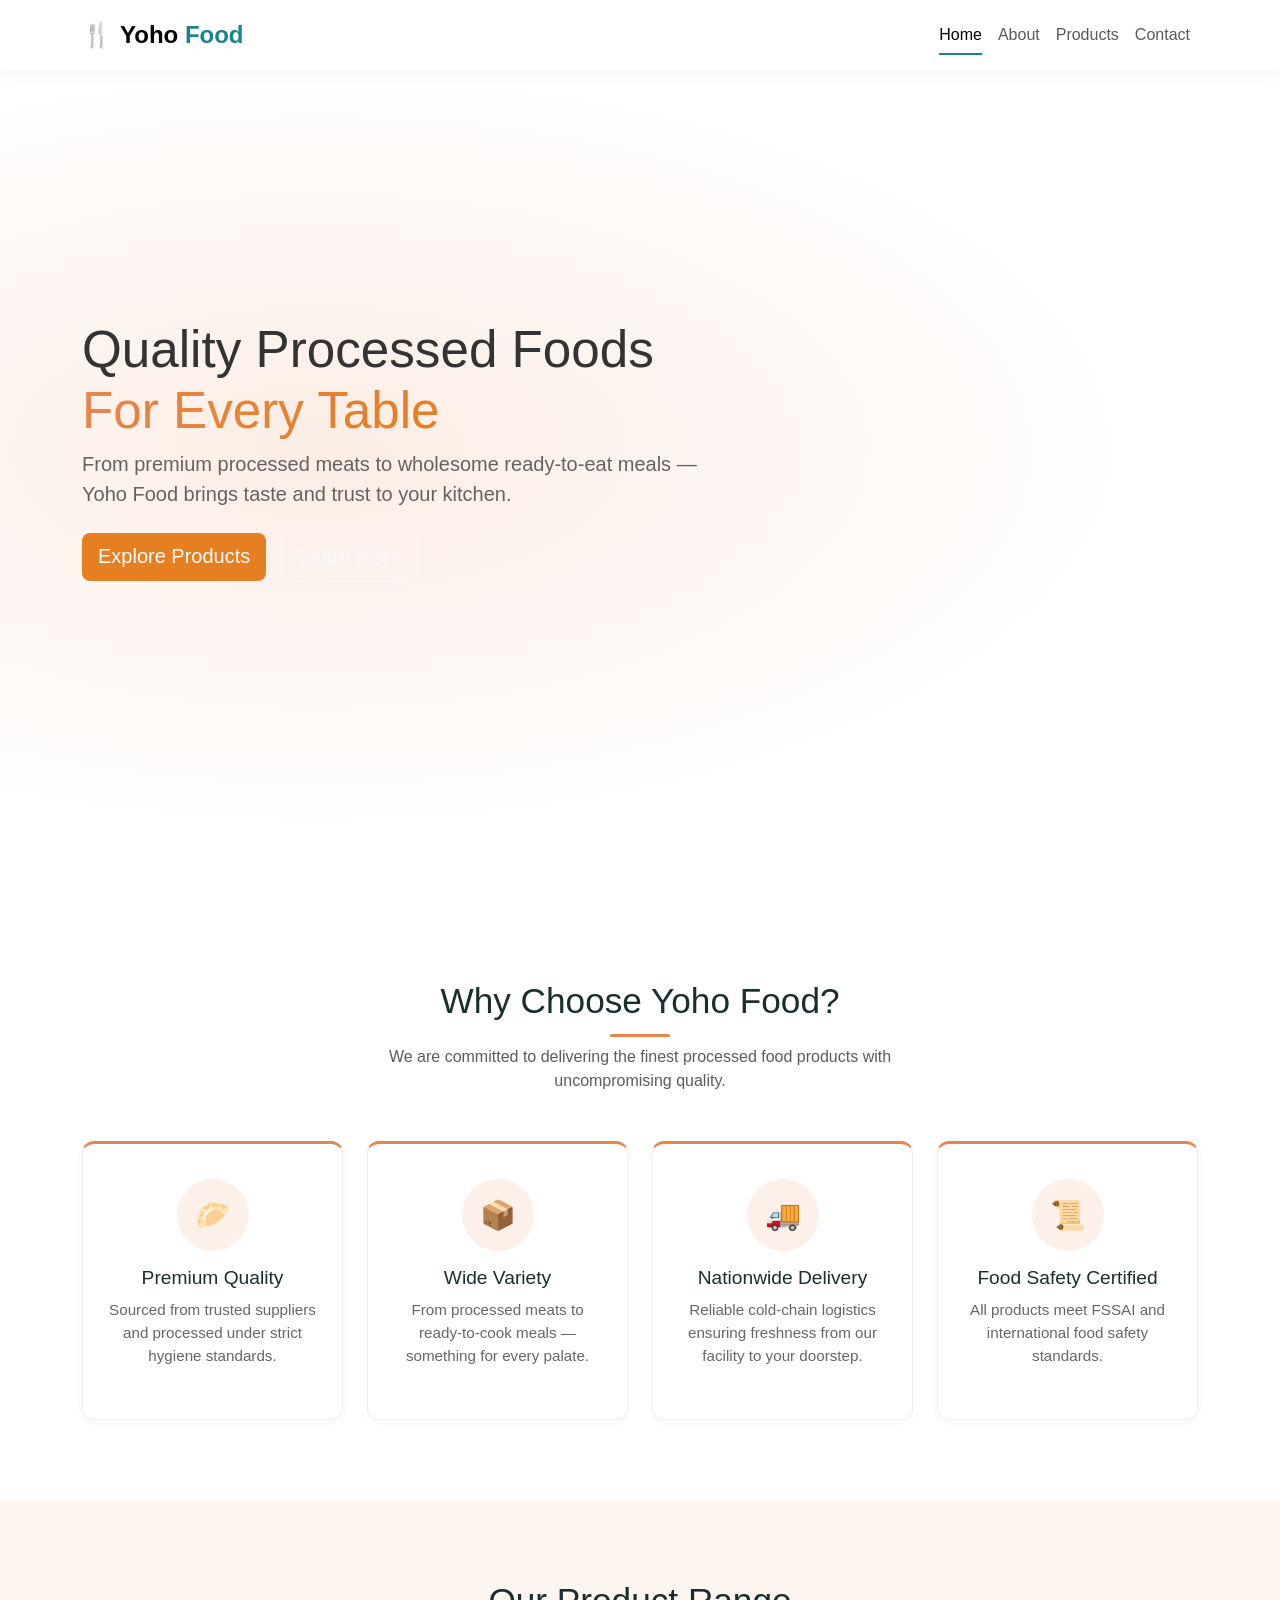
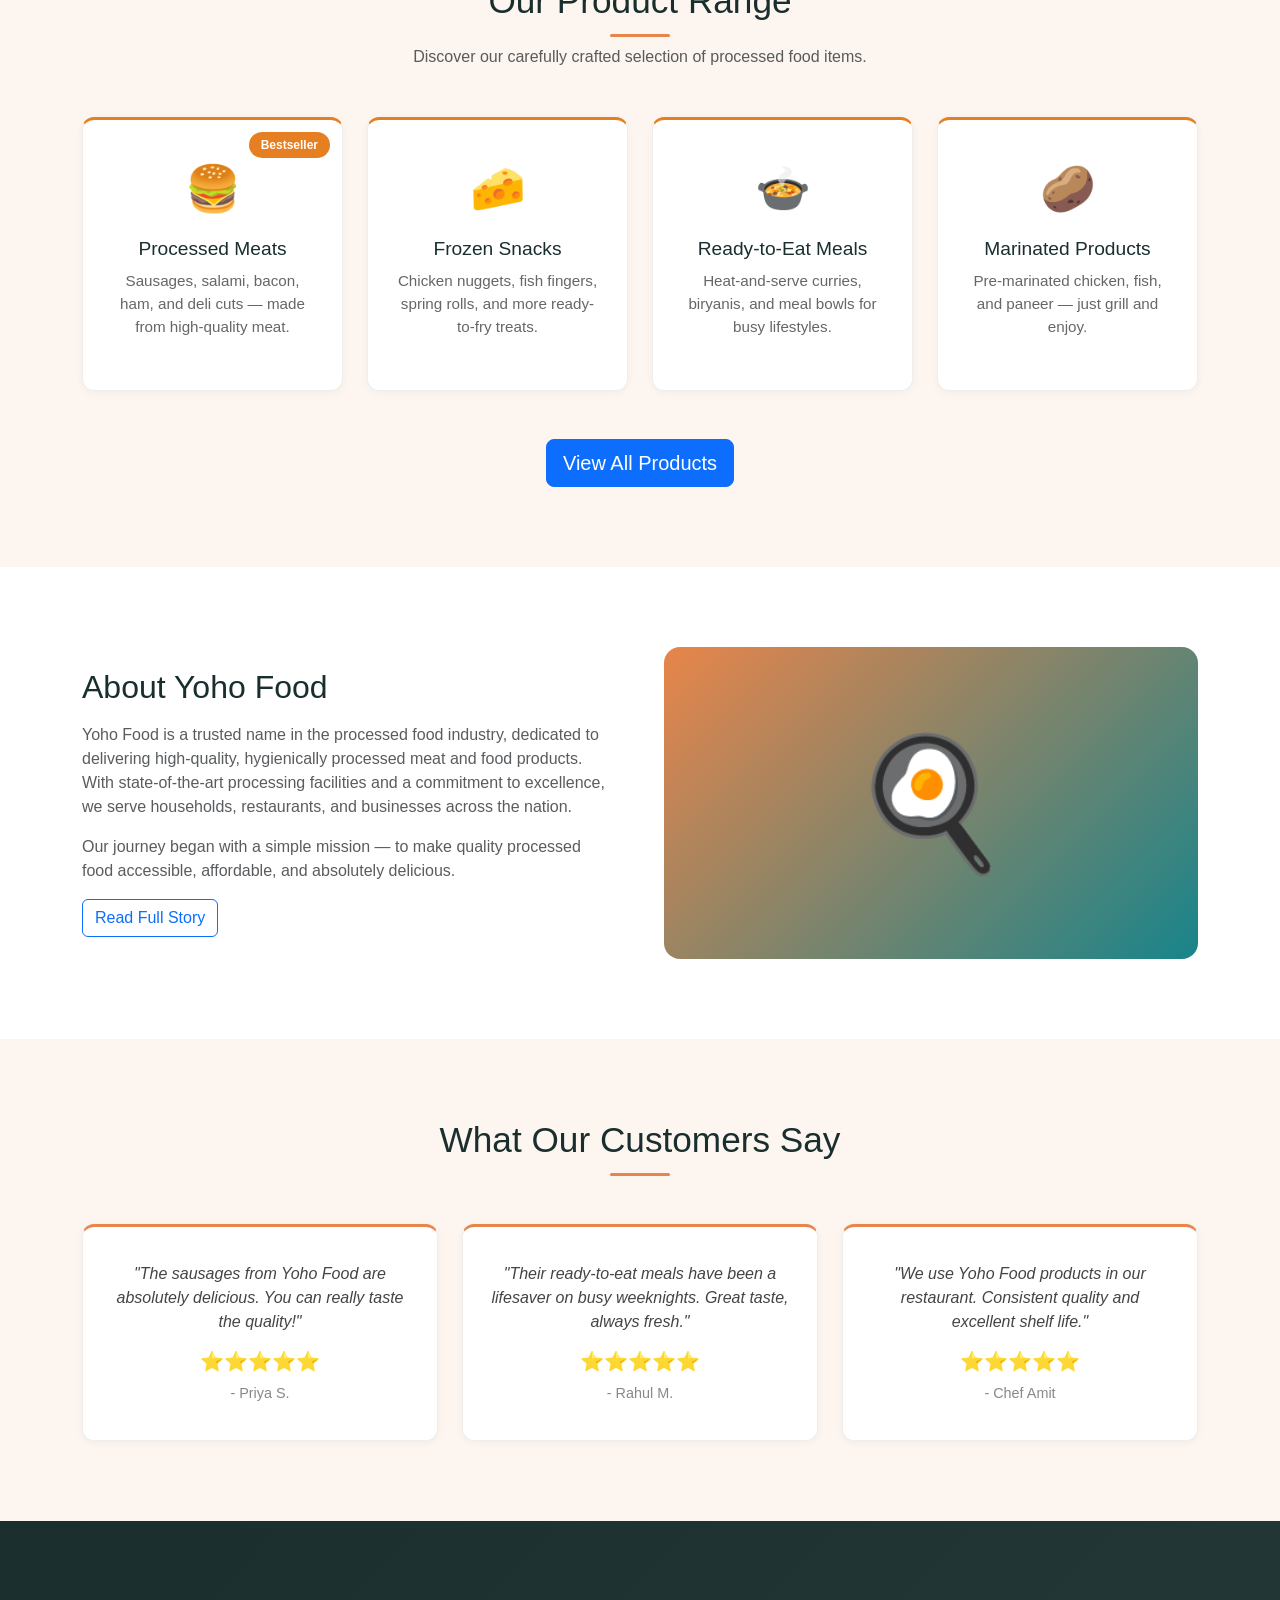
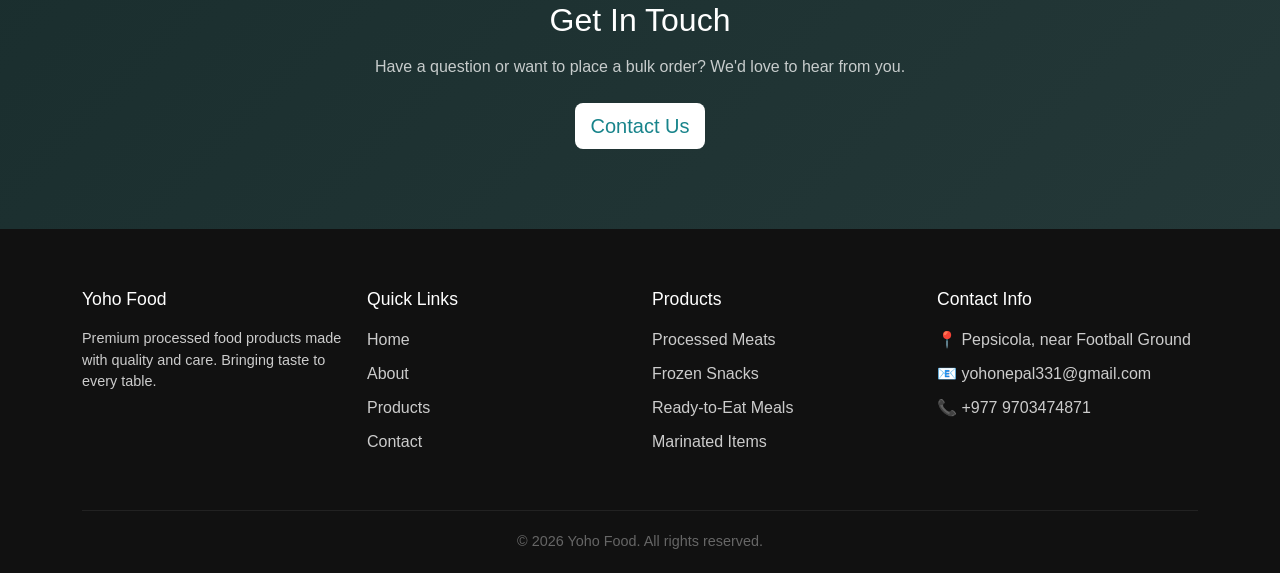
<file: index.html>
<!DOCTYPE html>
<html lang="en">
<head>
  <meta charset="UTF-8">
  <meta name="viewport" content="width=device-width, initial-scale=1.0">
  <title>Yoho Food - Premium Processed Foods</title>
  <link href="https://cdn.jsdelivr.net/npm/bootstrap@5.3.3/dist/css/bootstrap.min.css" rel="stylesheet">
  <link rel="stylesheet" href="assets/css/style.css">
</head>
<body>

  <!-- Navbar -->
  <nav class="navbar navbar-expand-lg bg-white fixed-top">
    <div class="container">
      <a class="navbar-brand" href="index.html">
        <span>&#127860;</span>
        <span>Yoho <span class="logo-highlight">Food</span></span>
      </a>
      <button class="navbar-toggler border-0" type="button" data-bs-toggle="collapse" data-bs-target="#navMenu">
        <span class="navbar-toggler-icon"></span>
      </button>
      <div class="collapse navbar-collapse" id="navMenu">
        <ul class="navbar-nav ms-auto">
          <li class="nav-item"><a href="index.html" class="nav-link active">Home</a></li>
          <li class="nav-item"><a href="pages/about.html" class="nav-link">About</a></li>
          <li class="nav-item"><a href="pages/products.html" class="nav-link">Products</a></li>
          <li class="nav-item"><a href="pages/contact.html" class="nav-link">Contact</a></li>
        </ul>
      </div>
    </div>
  </nav>

  <!-- Hero -->
  <section class="hero" id="home">
    <div class="hero-overlay"></div>
    <div class="container hero-content">
      <div class="row">
        <div class="col-lg-7">
          <h1>Quality Processed Foods<br><span class="hero-highlight">For Every Table</span></h1>
          <p class="fs-5 mb-4 opacity-75 lh-base">From premium processed meats to wholesome ready-to-eat meals — Yoho Food brings taste and trust to your kitchen.</p>
          <div class="d-flex gap-3 flex-wrap">
            <a href="pages/products.html" class="btn btn-accent btn-lg">Explore Products</a>
            <a href="pages/about.html" class="btn btn-outline-light btn-lg">Learn More</a>
          </div>
        </div>
      </div>
    </div>
  </section>

  <!-- Features -->
  <section class="section-padding bg-white" id="features">
    <div class="container">
      <div class="section-header text-center mb-5">
        <h2>Why Choose Yoho Food?</h2>
        <p class="text-muted mx-auto" style="max-width:600px;">We are committed to delivering the finest processed food products with uncompromising quality.</p>
      </div>
      <div class="row g-4">
        <div class="col-md-6 col-lg-3">
          <div class="feature-card">
            <div class="feature-icon">&#129375;</div>
            <h3>Premium Quality</h3>
            <p>Sourced from trusted suppliers and processed under strict hygiene standards.</p>
          </div>
        </div>
        <div class="col-md-6 col-lg-3">
          <div class="feature-card">
            <div class="feature-icon">&#128230;</div>
            <h3>Wide Variety</h3>
            <p>From processed meats to ready-to-cook meals — something for every palate.</p>
          </div>
        </div>
        <div class="col-md-6 col-lg-3">
          <div class="feature-card">
            <div class="feature-icon">&#128666;</div>
            <h3>Nationwide Delivery</h3>
            <p>Reliable cold-chain logistics ensuring freshness from our facility to your doorstep.</p>
          </div>
        </div>
        <div class="col-md-6 col-lg-3">
          <div class="feature-card">
            <div class="feature-icon">&#128220;</div>
            <h3>Food Safety Certified</h3>
            <p>All products meet FSSAI and international food safety standards.</p>
          </div>
        </div>
      </div>
    </div>
  </section>

  <!-- Products Preview -->
  <section class="section-padding bg-warm" id="products">
    <div class="container">
      <div class="section-header text-center mb-5">
        <h2>Our Product Range</h2>
        <p class="text-muted mx-auto" style="max-width:600px;">Discover our carefully crafted selection of processed food items.</p>
      </div>
      <div class="row g-4">
        <div class="col-sm-6 col-lg-3">
          <div class="product-card">
            <div class="product-img">&#127828;</div>
            <h3>Processed Meats</h3>
            <p>Sausages, salami, bacon, ham, and deli cuts — made from high-quality meat.</p>
            <span class="product-tag">Bestseller</span>
          </div>
        </div>
        <div class="col-sm-6 col-lg-3">
          <div class="product-card">
            <div class="product-img">&#129472;</div>
            <h3>Frozen Snacks</h3>
            <p>Chicken nuggets, fish fingers, spring rolls, and more ready-to-fry treats.</p>
          </div>
        </div>
        <div class="col-sm-6 col-lg-3">
          <div class="product-card">
            <div class="product-img">&#127858;</div>
            <h3>Ready-to-Eat Meals</h3>
            <p>Heat-and-serve curries, biryanis, and meal bowls for busy lifestyles.</p>
          </div>
        </div>
        <div class="col-sm-6 col-lg-3">
          <div class="product-card">
            <div class="product-img">&#129364;</div>
            <h3>Marinated Products</h3>
            <p>Pre-marinated chicken, fish, and paneer — just grill and enjoy.</p>
          </div>
        </div>
      </div>
      <div class="text-center mt-5">
        <a href="pages/products.html" class="btn btn-primary btn-lg">View All Products</a>
      </div>
    </div>
  </section>

  <!-- About Preview -->
  <section class="section-padding bg-white" id="about">
    <div class="container">
      <div class="row g-5 align-items-center">
        <div class="col-lg-6">
          <h2 class="mb-3" style="color:var(--dark);">About Yoho Food</h2>
          <p class="text-muted">Yoho Food is a trusted name in the processed food industry, dedicated to delivering high-quality, hygienically processed meat and food products. With state-of-the-art processing facilities and a commitment to excellence, we serve households, restaurants, and businesses across the nation.</p>
          <p class="text-muted">Our journey began with a simple mission — to make quality processed food accessible, affordable, and absolutely delicious.</p>
          <a href="pages/about.html" class="btn btn-outline-primary">Read Full Story</a>
        </div>
        <div class="col-lg-6">
          <div class="about-img-placeholder">&#127859;</div>
        </div>
      </div>
    </div>
  </section>

  <!-- Testimonials -->
  <section class="section-padding bg-warm">
    <div class="container">
      <div class="section-header text-center mb-5">
        <h2>What Our Customers Say</h2>
      </div>
      <div class="row g-4">
        <div class="col-md-6 col-lg-4">
          <div class="testimonial-card">
            <p>"The sausages from Yoho Food are absolutely delicious. You can really taste the quality!"</p>
            <h5>&#11088;&#11088;&#11088;&#11088;&#11088;</h5>
            <span>- Priya S.</span>
          </div>
        </div>
        <div class="col-md-6 col-lg-4">
          <div class="testimonial-card">
            <p>"Their ready-to-eat meals have been a lifesaver on busy weeknights. Great taste, always fresh."</p>
            <h5>&#11088;&#11088;&#11088;&#11088;&#11088;</h5>
            <span>- Rahul M.</span>
          </div>
        </div>
        <div class="col-md-6 col-lg-4">
          <div class="testimonial-card">
            <p>"We use Yoho Food products in our restaurant. Consistent quality and excellent shelf life."</p>
            <h5>&#11088;&#11088;&#11088;&#11088;&#11088;</h5>
            <span>- Chef Amit</span>
          </div>
        </div>
      </div>
    </div>
  </section>

  <!-- Contact Preview -->
  <section class="section-padding contact-preview text-white text-center">
    <div class="container">
      <h2 class="text-white mb-3">Get In Touch</h2>
      <p class="opacity-75 mb-4 mx-auto" style="max-width:600px;">Have a question or want to place a bulk order? We'd love to hear from you.</p>
      <a href="pages/contact.html" class="btn btn-primary btn-lg">Contact Us</a>
    </div>
  </section>

  <!-- Footer -->
  <footer class="footer">
    <div class="container">
      <div class="row g-4">
        <div class="col-md-6 col-lg-3">
          <h5>Yoho Food</h5>
          <p>Premium processed food products made with quality and care. Bringing taste to every table.</p>
        </div>
        <div class="col-md-6 col-lg-3">
          <h5>Quick Links</h5>
          <ul>
            <li><a href="index.html">Home</a></li>
            <li><a href="pages/about.html">About</a></li>
            <li><a href="pages/products.html">Products</a></li>
            <li><a href="pages/contact.html">Contact</a></li>
          </ul>
        </div>
        <div class="col-md-6 col-lg-3">
          <h5>Products</h5>
          <ul>
            <li><a href="pages/products.html">Processed Meats</a></li>
            <li><a href="pages/products.html">Frozen Snacks</a></li>
            <li><a href="pages/products.html">Ready-to-Eat Meals</a></li>
            <li><a href="pages/products.html">Marinated Items</a></li>
          </ul>
        </div>
        <div class="col-md-6 col-lg-3">
          <h5>Contact Info</h5>
          <ul>
            <li>&#128205; Pepsicola, near Football Ground</li>
            <li>&#128231; yohonepal331@gmail.com</li>
            <li>&#128222; +977 9703474871</li>
          </ul>
        </div>
      </div>
      <div class="footer-bottom">
        <p class="mb-0">&copy; 2026 Yoho Food. All rights reserved.</p>
      </div>
    </div>
  </footer>

  <script src="https://cdn.jsdelivr.net/npm/bootstrap@5.3.3/dist/js/bootstrap.bundle.min.js"></script>
  <script src="assets/js/main.js"></script>
</body>
</html>
</file>
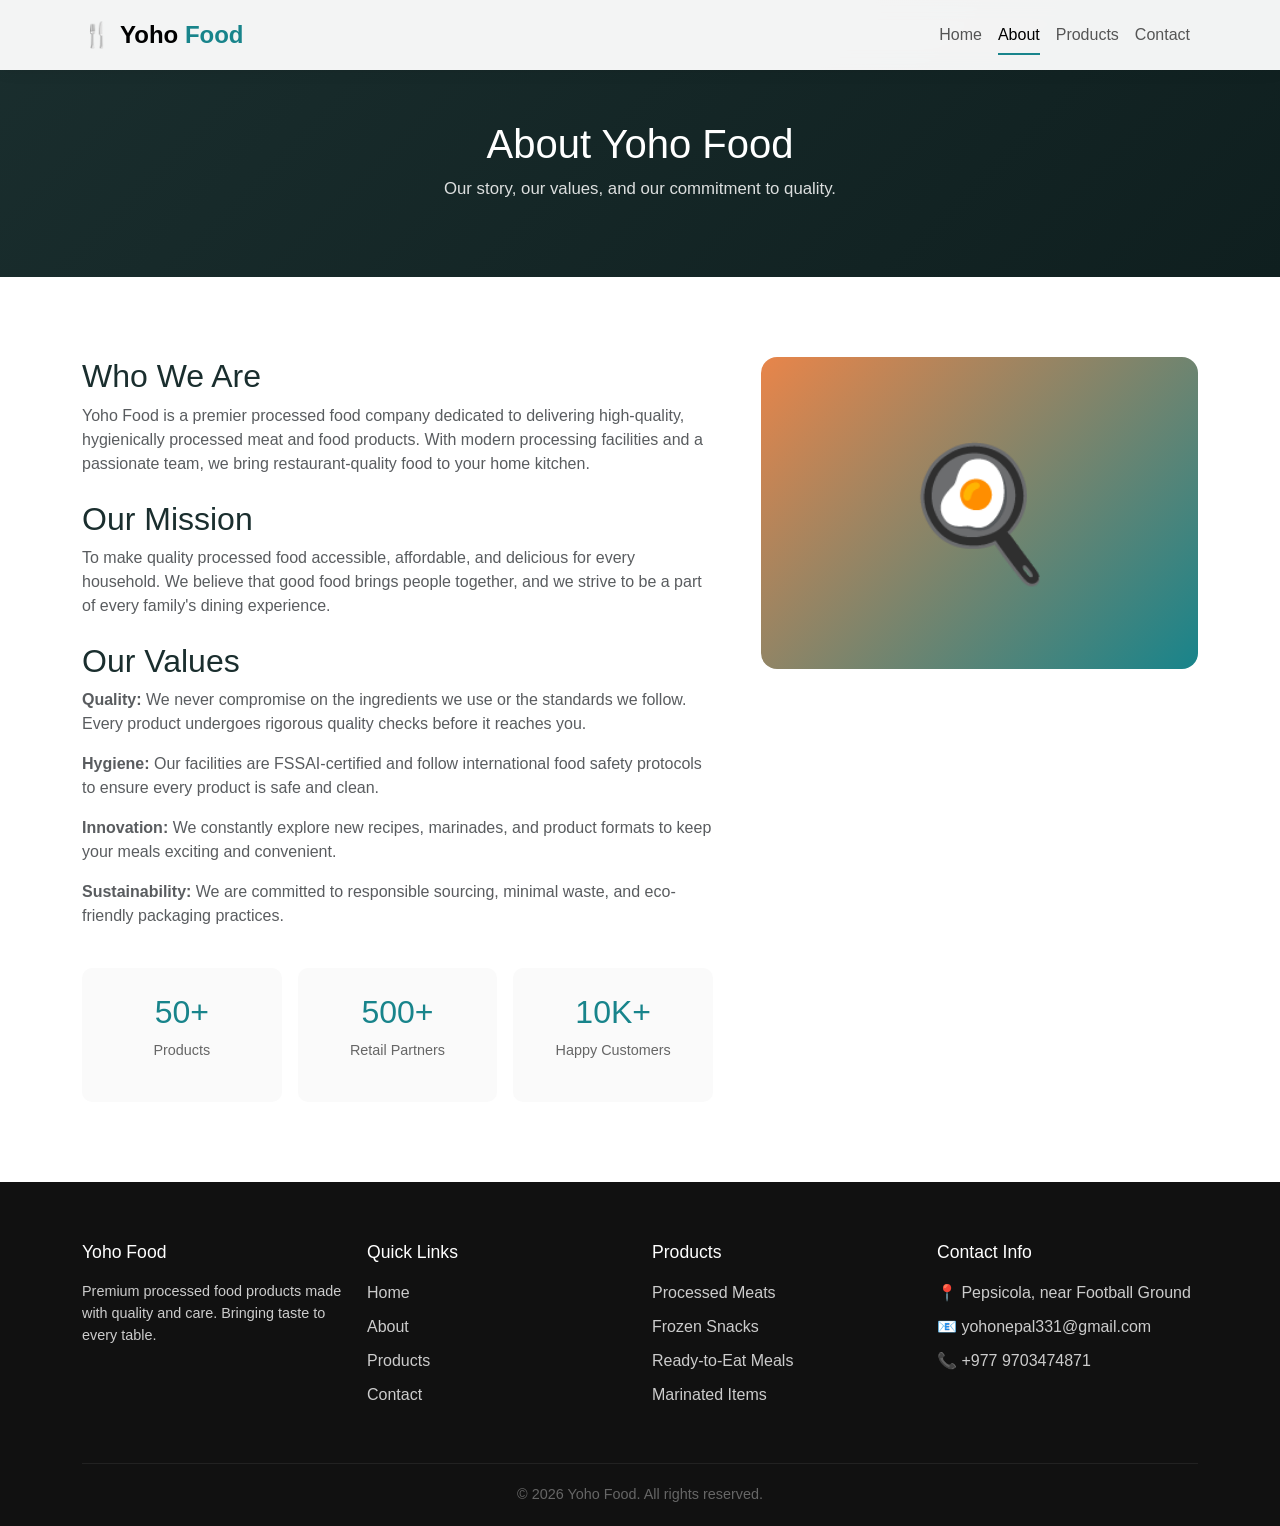
<file: pages/about.html>
<!DOCTYPE html>
<html lang="en">
<head>
  <meta charset="UTF-8">
  <meta name="viewport" content="width=device-width, initial-scale=1.0">
  <title>About Us - Yoho Food</title>
  <link href="https://cdn.jsdelivr.net/npm/bootstrap@5.3.3/dist/css/bootstrap.min.css" rel="stylesheet">
  <link rel="stylesheet" href="../assets/css/style.css">
</head>
<body>

  <!-- Navbar -->
  <nav class="navbar navbar-expand-lg bg-white fixed-top">
    <div class="container">
      <a class="navbar-brand" href="../index.html">
        <span>&#127860;</span>
        <span>Yoho <span class="logo-highlight">Food</span></span>
      </a>
      <button class="navbar-toggler border-0" type="button" data-bs-toggle="collapse" data-bs-target="#navMenu">
        <span class="navbar-toggler-icon"></span>
      </button>
      <div class="collapse navbar-collapse" id="navMenu">
        <ul class="navbar-nav ms-auto">
          <li class="nav-item"><a href="../index.html" class="nav-link">Home</a></li>
          <li class="nav-item"><a href="about.html" class="nav-link active">About</a></li>
          <li class="nav-item"><a href="products.html" class="nav-link">Products</a></li>
          <li class="nav-item"><a href="contact.html" class="nav-link">Contact</a></li>
        </ul>
      </div>
    </div>
  </nav>

  <!-- Page Header -->
  <section class="page-header">
    <div class="container">
      <h1>About Yoho Food</h1>
      <p>Our story, our values, and our commitment to quality.</p>
    </div>
  </section>

  <!-- Content -->
  <section class="section-padding bg-white">
    <div class="container">
      <div class="row g-5 align-items-start">
        <div class="col-lg-7">
          <h2 style="color:var(--dark);">Who We Are</h2>
          <p class="text-muted">Yoho Food is a premier processed food company dedicated to delivering high-quality, hygienically processed meat and food products. With modern processing facilities and a passionate team, we bring restaurant-quality food to your home kitchen.</p>

          <h2 class="mt-4" style="color:var(--dark);">Our Mission</h2>
          <p class="text-muted">To make quality processed food accessible, affordable, and delicious for every household. We believe that good food brings people together, and we strive to be a part of every family's dining experience.</p>

          <h2 class="mt-4" style="color:var(--dark);">Our Values</h2>
          <p class="text-muted"><strong>Quality:</strong> We never compromise on the ingredients we use or the standards we follow. Every product undergoes rigorous quality checks before it reaches you.</p>
          <p class="text-muted"><strong>Hygiene:</strong> Our facilities are FSSAI-certified and follow international food safety protocols to ensure every product is safe and clean.</p>
          <p class="text-muted"><strong>Innovation:</strong> We constantly explore new recipes, marinades, and product formats to keep your meals exciting and convenient.</p>
          <p class="text-muted"><strong>Sustainability:</strong> We are committed to responsible sourcing, minimal waste, and eco-friendly packaging practices.</p>

          <div class="row g-3 mt-4">
            <div class="col-4">
              <div class="stat-card">
                <h3>50+</h3>
                <p>Products</p>
              </div>
            </div>
            <div class="col-4">
              <div class="stat-card">
                <h3>500+</h3>
                <p>Retail Partners</p>
              </div>
            </div>
            <div class="col-4">
              <div class="stat-card">
                <h3>10K+</h3>
                <p>Happy Customers</p>
              </div>
            </div>
          </div>
        </div>
        <div class="col-lg-5">
          <div class="about-page-img-placeholder">&#127859;</div>
        </div>
      </div>
    </div>
  </section>

  <!-- Footer -->
  <footer class="footer">
    <div class="container">
      <div class="row g-4">
        <div class="col-md-6 col-lg-3">
          <h5>Yoho Food</h5>
          <p>Premium processed food products made with quality and care. Bringing taste to every table.</p>
        </div>
        <div class="col-md-6 col-lg-3">
          <h5>Quick Links</h5>
          <ul>
            <li><a href="../index.html">Home</a></li>
            <li><a href="about.html">About</a></li>
            <li><a href="products.html">Products</a></li>
            <li><a href="contact.html">Contact</a></li>
          </ul>
        </div>
        <div class="col-md-6 col-lg-3">
          <h5>Products</h5>
          <ul>
            <li><a href="products.html">Processed Meats</a></li>
            <li><a href="products.html">Frozen Snacks</a></li>
            <li><a href="products.html">Ready-to-Eat Meals</a></li>
            <li><a href="products.html">Marinated Items</a></li>
          </ul>
        </div>
        <div class="col-md-6 col-lg-3">
          <h5>Contact Info</h5>
          <ul>
            <li>&#128205; Pepsicola, near Football Ground</li>
            <li>&#128231; yohonepal331@gmail.com</li>
            <li>&#128222; +977 9703474871</li>
          </ul>
        </div>
      </div>
      <div class="footer-bottom">
        <p class="mb-0">&copy; 2026 Yoho Food. All rights reserved.</p>
      </div>
    </div>
  </footer>

  <script src="https://cdn.jsdelivr.net/npm/bootstrap@5.3.3/dist/js/bootstrap.bundle.min.js"></script>
  <script src="../assets/js/main.js"></script>
</body>
</html>
</file>
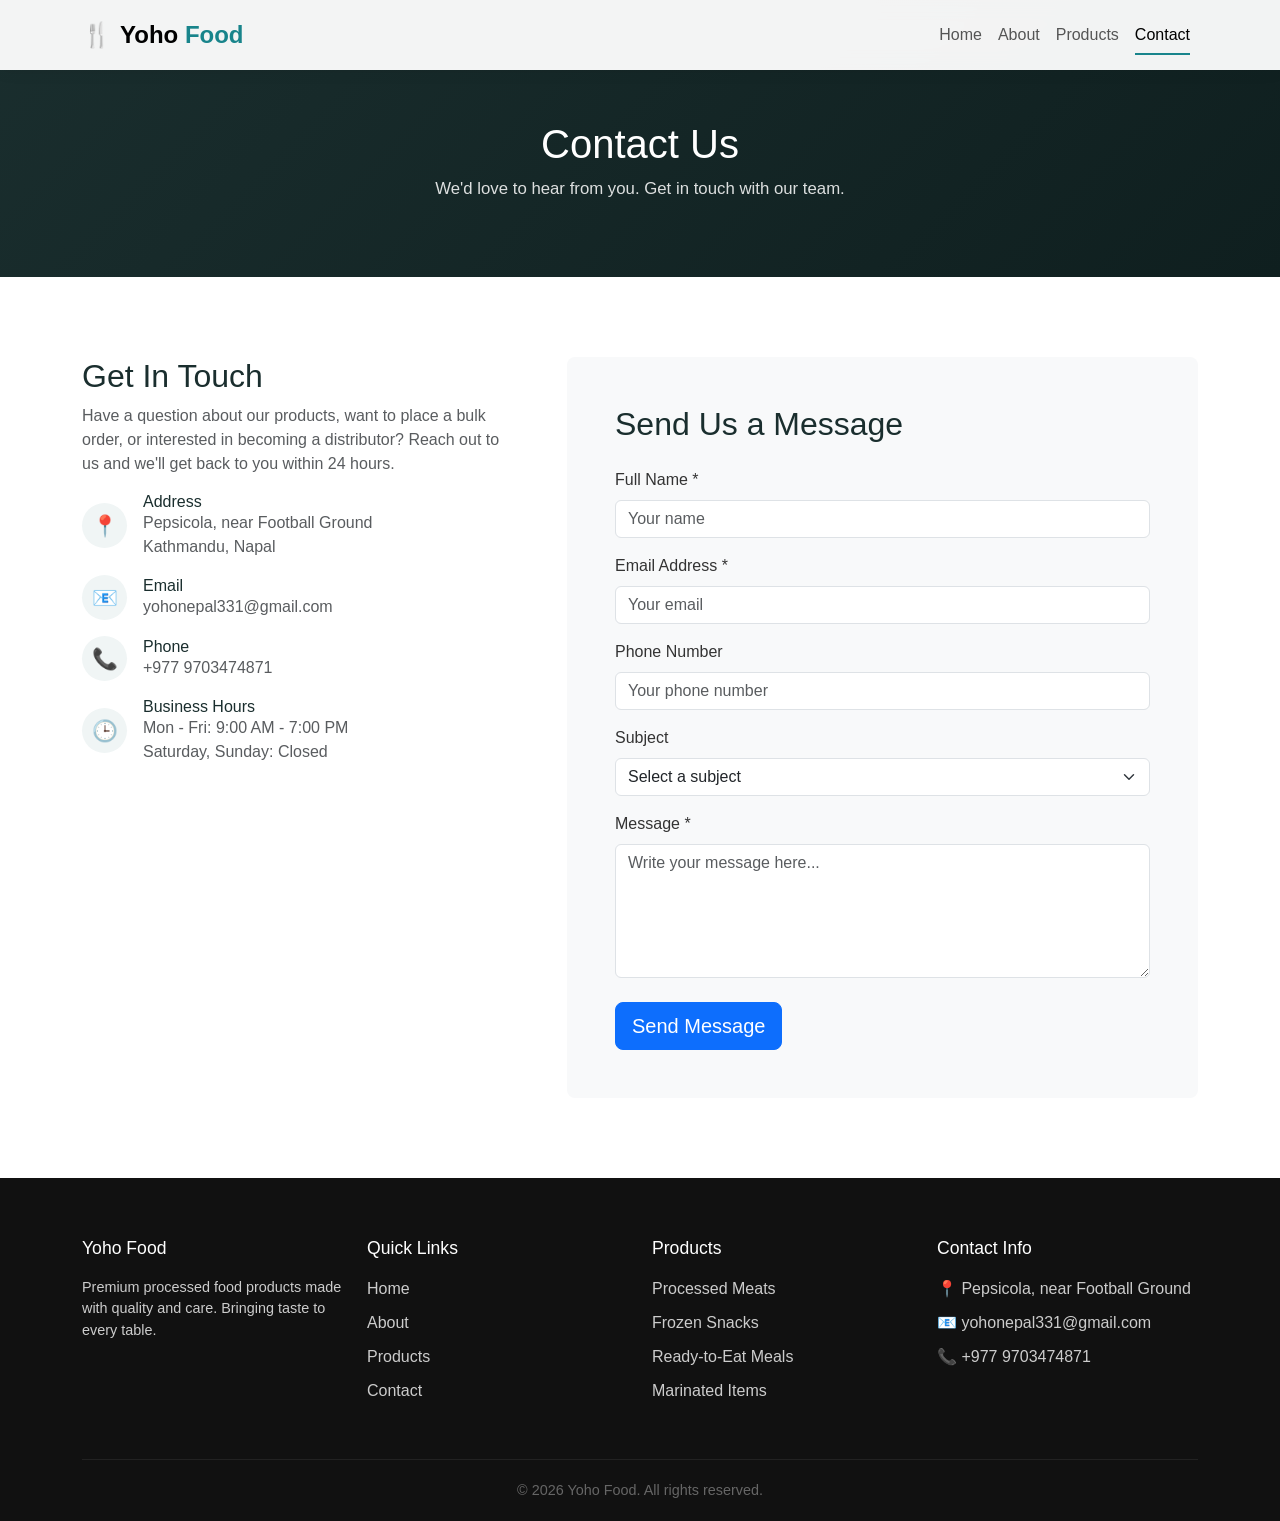
<file: pages/contact.html>
<!DOCTYPE html>
<html lang="en">
<head>
  <meta charset="UTF-8">
  <meta name="viewport" content="width=device-width, initial-scale=1.0">
  <title>Contact Us - Yoho Food</title>
  <link href="https://cdn.jsdelivr.net/npm/bootstrap@5.3.3/dist/css/bootstrap.min.css" rel="stylesheet">
  <link rel="stylesheet" href="../assets/css/style.css">
</head>
<body>

  <!-- Navbar -->
  <nav class="navbar navbar-expand-lg bg-white fixed-top">
    <div class="container">
      <a class="navbar-brand" href="../index.html">
        <span>&#127860;</span>
        <span>Yoho <span class="logo-highlight">Food</span></span>
      </a>
      <button class="navbar-toggler border-0" type="button" data-bs-toggle="collapse" data-bs-target="#navMenu">
        <span class="navbar-toggler-icon"></span>
      </button>
      <div class="collapse navbar-collapse" id="navMenu">
        <ul class="navbar-nav ms-auto">
          <li class="nav-item"><a href="../index.html" class="nav-link">Home</a></li>
          <li class="nav-item"><a href="about.html" class="nav-link">About</a></li>
          <li class="nav-item"><a href="products.html" class="nav-link">Products</a></li>
          <li class="nav-item"><a href="contact.html" class="nav-link active">Contact</a></li>
        </ul>
      </div>
    </div>
  </nav>

  <!-- Page Header -->
  <section class="page-header">
    <div class="container">
      <h1>Contact Us</h1>
      <p>We'd love to hear from you. Get in touch with our team.</p>
    </div>
  </section>

  <!-- Contact Content -->
  <section class="section-padding bg-white">
    <div class="container">
      <div class="row g-5">
        <div class="col-lg-5">
          <h2 style="color:var(--dark);">Get In Touch</h2>
          <p class="text-muted">Have a question about our products, want to place a bulk order, or interested in becoming a distributor? Reach out to us and we'll get back to you within 24 hours.</p>

          <div class="d-flex align-items-center gap-3 mb-3">
            <div class="info-icon">&#128205;</div>
            <div>
              <h6 class="mb-0" style="color:var(--dark);">Address</h6>
              <p class="mb-0 text-muted">Pepsicola, near Football Ground<br>Kathmandu, Napal</p>
            </div>
          </div>

          <div class="d-flex align-items-center gap-3 mb-3">
            <div class="info-icon">&#128231;</div>
            <div>
              <h6 class="mb-0" style="color:var(--dark);">Email</h6>
              <p class="mb-0 text-muted">yohonepal331@gmail.com</p>
            </div>
          </div>

          <div class="d-flex align-items-center gap-3 mb-3">
            <div class="info-icon">&#128222;</div>
            <div>
              <h6 class="mb-0" style="color:var(--dark);">Phone</h6>
              <p class="mb-0 text-muted">+977 9703474871</p>
            </div>
          </div>

          <div class="d-flex align-items-center gap-3">
            <div class="info-icon">&#128338;</div>
            <div>
              <h6 class="mb-0" style="color:var(--dark);">Business Hours</h6>
              <p class="mb-0 text-muted">Mon - Fri: 9:00 AM - 7:00 PM<br>Saturday, Sunday: Closed</p>
            </div>
          </div>
        </div>

        <div class="col-lg-7">
          <div class="bg-light p-4 p-lg-5 rounded-3">
            <h2 class="mb-4" style="color:var(--dark);">Send Us a Message</h2>
            <form id="contactForm" action="https://formspree.io/f/xpzvkkdp" method="POST">
              <input type="hidden" name="_subject" value="New Yoho Food Contact Form Submission">
              <input type="hidden" name="_replyto" value="yohonepal331@gmail.com">
              <div class="mb-3">
                <label for="name" class="form-label">Full Name <span class="required">*</span></label>
                <input type="text" class="form-control" id="name" name="name" placeholder="Your name" required>
              </div>
              <div class="mb-3">
                <label for="email" class="form-label">Email Address <span class="required">*</span></label>
                <input type="email" class="form-control" id="email" name="email" placeholder="Your email" required>
              </div>
              <div class="mb-3">
                <label for="phone" class="form-label">Phone Number</label>
                <input type="tel" class="form-control" id="phone" name="phone" placeholder="Your phone number">
              </div>
              <div class="mb-3">
                <label for="subject" class="form-label">Subject</label>
                <select class="form-select" id="subject" name="subject">
                  <option value="">Select a subject</option>
                  <option value="order">Bulk Order</option>
                  <option value="product">Product Inquiry</option>
                  <option value="distributor">Distributor Enquiry</option>
                  <option value="feedback">Feedback</option>
                  <option value="other">Other</option>
                </select>
              </div>
              <div class="mb-4">
                <label for="message" class="form-label">Message <span class="required">*</span></label>
                <textarea class="form-control" id="message" name="message" rows="5" placeholder="Write your message here..." required></textarea>
              </div>
              <button type="submit" class="btn btn-primary btn-lg">Send Message</button>
            </form>
          </div>
        </div>
      </div>
    </div>
  </section>

  <!-- Footer -->
  <footer class="footer">
    <div class="container">
      <div class="row g-4">
        <div class="col-md-6 col-lg-3">
          <h5>Yoho Food</h5>
          <p>Premium processed food products made with quality and care. Bringing taste to every table.</p>
        </div>
        <div class="col-md-6 col-lg-3">
          <h5>Quick Links</h5>
          <ul>
            <li><a href="../index.html">Home</a></li>
            <li><a href="about.html">About</a></li>
            <li><a href="products.html">Products</a></li>
            <li><a href="contact.html">Contact</a></li>
          </ul>
        </div>
        <div class="col-md-6 col-lg-3">
          <h5>Products</h5>
          <ul>
            <li><a href="products.html">Processed Meats</a></li>
            <li><a href="products.html">Frozen Snacks</a></li>
            <li><a href="products.html">Ready-to-Eat Meals</a></li>
            <li><a href="products.html">Marinated Items</a></li>
          </ul>
        </div>
        <div class="col-md-6 col-lg-3">
          <h5>Contact Info</h5>
          <ul>
            <li>&#128205; Pepsicola, near Football Ground</li>
            <li>&#128231; yohonepal331@gmail.com</li>
            <li>&#128222; +977 9703474871</li>
          </ul>
        </div>
      </div>
      <div class="footer-bottom">
        <p class="mb-0">&copy; 2026 Yoho Food. All rights reserved.</p>
      </div>
    </div>
  </footer>

  <script src="https://cdn.jsdelivr.net/npm/bootstrap@5.3.3/dist/js/bootstrap.bundle.min.js"></script>
  <script src="../assets/js/main.js"></script>
</body>
</html>
</file>
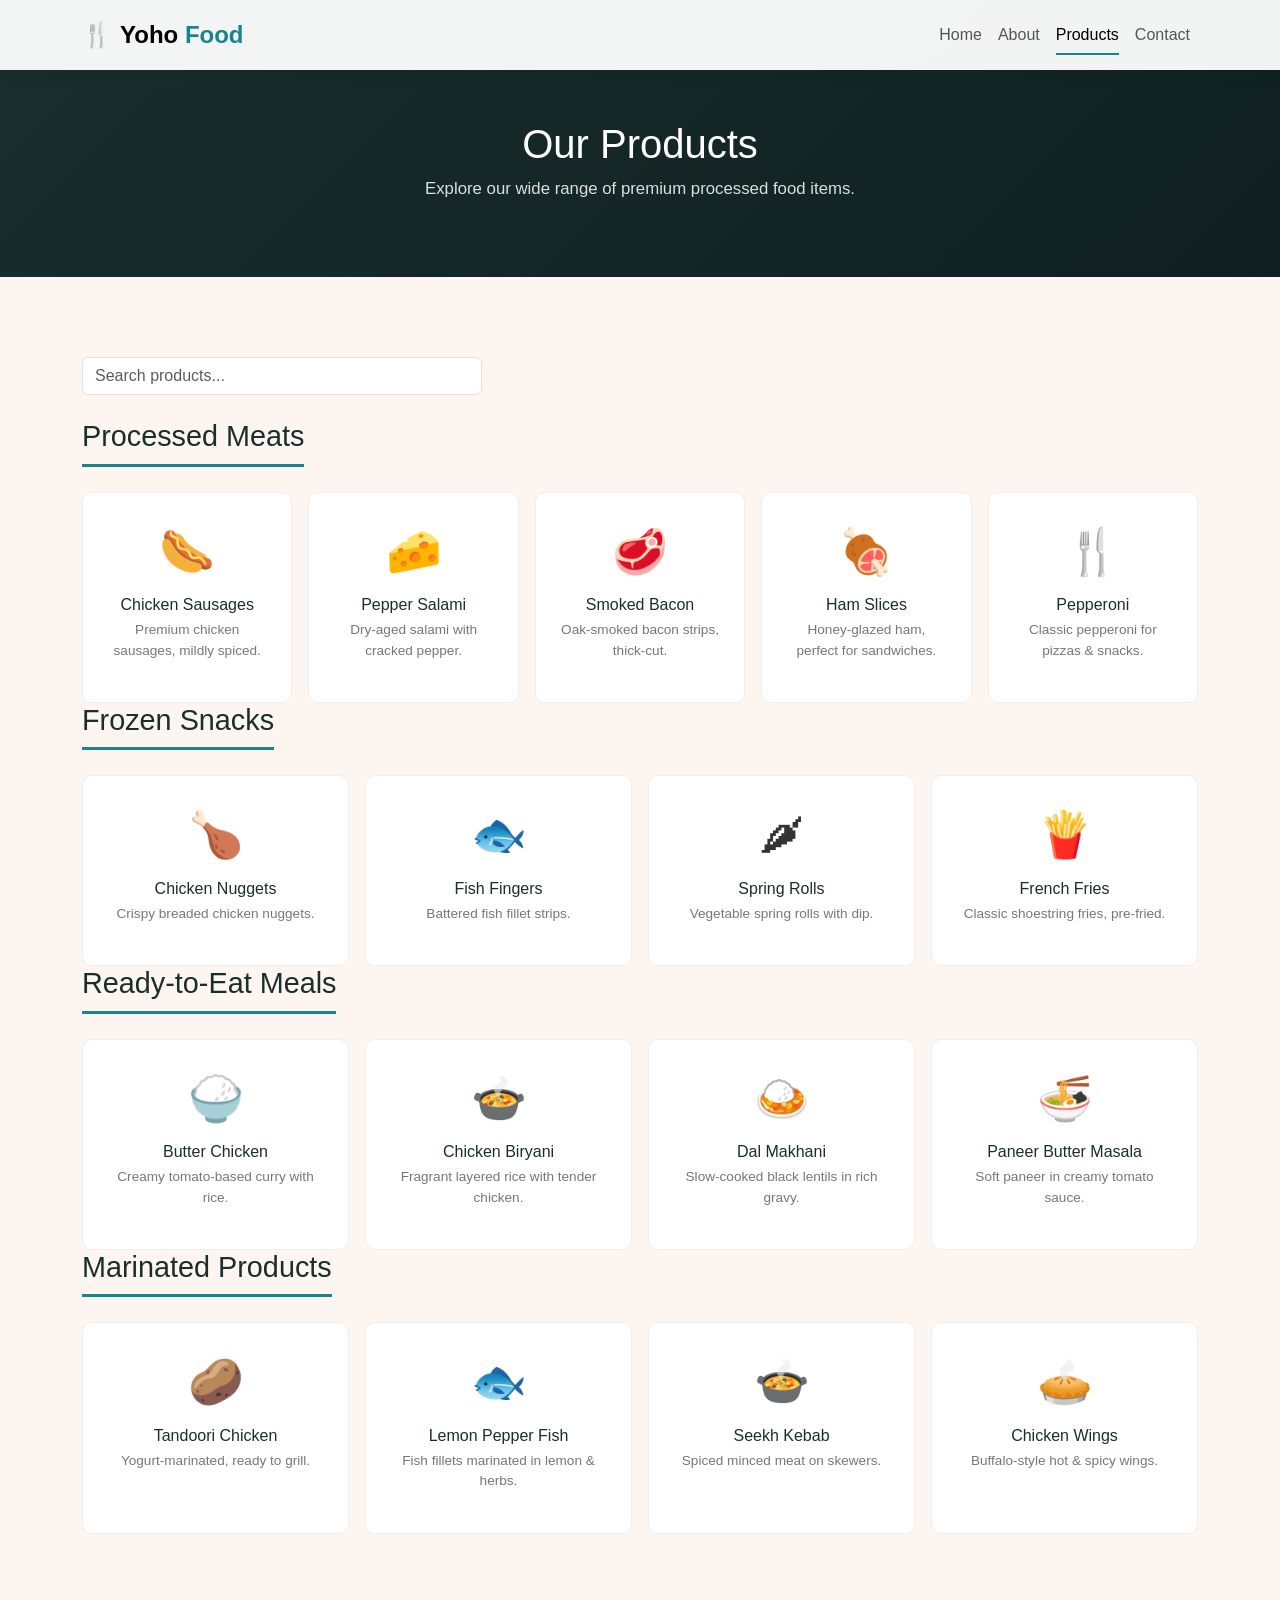
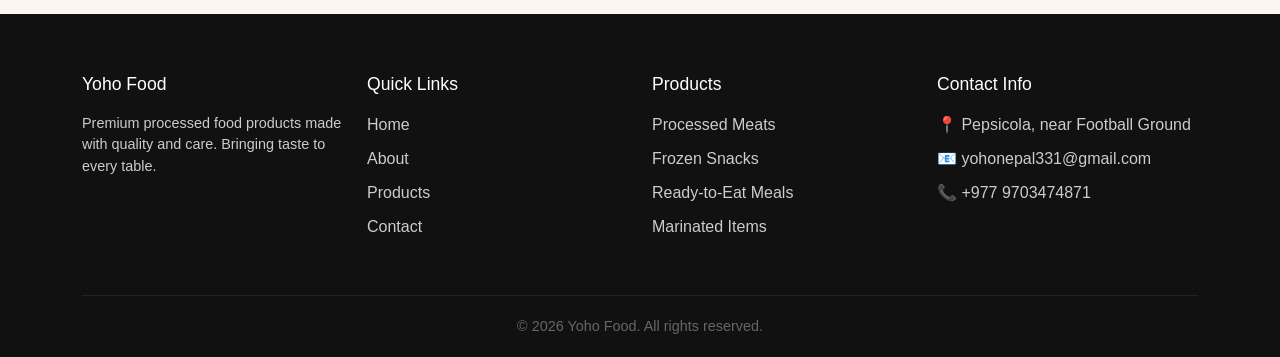
<file: pages/products.html>
<!DOCTYPE html>
<html lang="en">
<head>
  <meta charset="UTF-8">
  <meta name="viewport" content="width=device-width, initial-scale=1.0">
  <title>Our Products - Yoho Food</title>
  <link href="https://cdn.jsdelivr.net/npm/bootstrap@5.3.3/dist/css/bootstrap.min.css" rel="stylesheet">
  <link rel="stylesheet" href="../assets/css/style.css">
</head>
<body>

  <!-- Navbar -->
  <nav class="navbar navbar-expand-lg bg-white fixed-top">
    <div class="container">
      <a class="navbar-brand" href="../index.html">
        <span>&#127860;</span>
        <span>Yoho <span class="logo-highlight">Food</span></span>
      </a>
      <button class="navbar-toggler border-0" type="button" data-bs-toggle="collapse" data-bs-target="#navMenu">
        <span class="navbar-toggler-icon"></span>
      </button>
      <div class="collapse navbar-collapse" id="navMenu">
        <ul class="navbar-nav ms-auto">
          <li class="nav-item"><a href="../index.html" class="nav-link">Home</a></li>
          <li class="nav-item"><a href="about.html" class="nav-link">About</a></li>
          <li class="nav-item"><a href="products.html" class="nav-link active">Products</a></li>
          <li class="nav-item"><a href="contact.html" class="nav-link">Contact</a></li>
        </ul>
      </div>
    </div>
  </nav>

  <!-- Page Header -->
  <section class="page-header">
    <div class="container">
      <h1>Our Products</h1>
      <p>Explore our wide range of premium processed food items.</p>
    </div>
  </section>

  <!-- Products Content -->
  <section class="section-padding bg-warm">
    <div class="container">

      <div class="mb-4">
        <input type="text" id="productSearch" class="form-control" placeholder="Search products..." style="max-width:400px;">
      </div>

      <div class="category-section">
        <h2>Processed Meats</h2>
        <div class="row g-3">
          <div class="col-6 col-md-4 col-lg">
            <div class="category-item">
              <div class="item-icon">&#127789;</div>
              <h3>Chicken Sausages</h3>
              <p>Premium chicken sausages, mildly spiced.</p>
            </div>
          </div>
          <div class="col-6 col-md-4 col-lg">
            <div class="category-item">
              <div class="item-icon">&#129472;</div>
              <h3>Pepper Salami</h3>
              <p>Dry-aged salami with cracked pepper.</p>
            </div>
          </div>
          <div class="col-6 col-md-4 col-lg">
            <div class="category-item">
              <div class="item-icon">&#129385;</div>
              <h3>Smoked Bacon</h3>
              <p>Oak-smoked bacon strips, thick-cut.</p>
            </div>
          </div>
          <div class="col-6 col-md-4 col-lg">
            <div class="category-item">
              <div class="item-icon">&#127830;</div>
              <h3>Ham Slices</h3>
              <p>Honey-glazed ham, perfect for sandwiches.</p>
            </div>
          </div>
          <div class="col-6 col-md-4 col-lg">
            <div class="category-item">
              <div class="item-icon">&#127860;</div>
              <h3>Pepperoni</h3>
              <p>Classic pepperoni for pizzas & snacks.</p>
            </div>
          </div>
        </div>
      </div>

      <div class="category-section">
        <h2>Frozen Snacks</h2>
        <div class="row g-3">
          <div class="col-6 col-md-4 col-lg-3">
            <div class="category-item">
              <div class="item-icon">&#127831;</div>
              <h3>Chicken Nuggets</h3>
              <p>Crispy breaded chicken nuggets.</p>
            </div>
          </div>
          <div class="col-6 col-md-4 col-lg-3">
            <div class="category-item">
              <div class="item-icon">&#128031;</div>
              <h3>Fish Fingers</h3>
              <p>Battered fish fillet strips.</p>
            </div>
          </div>
          <div class="col-6 col-md-4 col-lg-3">
            <div class="category-item">
              <div class="item-icon">&#127798;</div>
              <h3>Spring Rolls</h3>
              <p>Vegetable spring rolls with dip.</p>
            </div>
          </div>
          <div class="col-6 col-md-4 col-lg-3">
            <div class="category-item">
              <div class="item-icon">&#127839;</div>
              <h3>French Fries</h3>
              <p>Classic shoestring fries, pre-fried.</p>
            </div>
          </div>
        </div>
      </div>

      <div class="category-section">
        <h2>Ready-to-Eat Meals</h2>
        <div class="row g-3">
          <div class="col-6 col-md-4 col-lg-3">
            <div class="category-item">
              <div class="item-icon">&#127834;</div>
              <h3>Butter Chicken</h3>
              <p>Creamy tomato-based curry with rice.</p>
            </div>
          </div>
          <div class="col-6 col-md-4 col-lg-3">
            <div class="category-item">
              <div class="item-icon">&#127858;</div>
              <h3>Chicken Biryani</h3>
              <p>Fragrant layered rice with tender chicken.</p>
            </div>
          </div>
          <div class="col-6 col-md-4 col-lg-3">
            <div class="category-item">
              <div class="item-icon">&#127835;</div>
              <h3>Dal Makhani</h3>
              <p>Slow-cooked black lentils in rich gravy.</p>
            </div>
          </div>
          <div class="col-6 col-md-4 col-lg-3">
            <div class="category-item">
              <div class="item-icon">&#127836;</div>
              <h3>Paneer Butter Masala</h3>
              <p>Soft paneer in creamy tomato sauce.</p>
            </div>
          </div>
        </div>
      </div>

      <div class="category-section">
        <h2>Marinated Products</h2>
        <div class="row g-3">
          <div class="col-6 col-md-4 col-lg-3">
            <div class="category-item">
              <div class="item-icon">&#129364;</div>
              <h3>Tandoori Chicken</h3>
              <p>Yogurt-marinated, ready to grill.</p>
            </div>
          </div>
          <div class="col-6 col-md-4 col-lg-3">
            <div class="category-item">
              <div class="item-icon">&#128031;</div>
              <h3>Lemon Pepper Fish</h3>
              <p>Fish fillets marinated in lemon & herbs.</p>
            </div>
          </div>
          <div class="col-6 col-md-4 col-lg-3">
            <div class="category-item">
              <div class="item-icon">&#127858;</div>
              <h3>Seekh Kebab</h3>
              <p>Spiced minced meat on skewers.</p>
            </div>
          </div>
          <div class="col-6 col-md-4 col-lg-3">
            <div class="category-item">
              <div class="item-icon">&#129383;</div>
              <h3>Chicken Wings</h3>
              <p>Buffalo-style hot & spicy wings.</p>
            </div>
          </div>
        </div>
      </div>

    </div>
  </section>

  <!-- Footer -->
  <footer class="footer">
    <div class="container">
      <div class="row g-4">
        <div class="col-md-6 col-lg-3">
          <h5>Yoho Food</h5>
          <p>Premium processed food products made with quality and care. Bringing taste to every table.</p>
        </div>
        <div class="col-md-6 col-lg-3">
          <h5>Quick Links</h5>
          <ul>
            <li><a href="../index.html">Home</a></li>
            <li><a href="about.html">About</a></li>
            <li><a href="products.html">Products</a></li>
            <li><a href="contact.html">Contact</a></li>
          </ul>
        </div>
        <div class="col-md-6 col-lg-3">
          <h5>Products</h5>
          <ul>
            <li><a href="products.html">Processed Meats</a></li>
            <li><a href="products.html">Frozen Snacks</a></li>
            <li><a href="products.html">Ready-to-Eat Meals</a></li>
            <li><a href="products.html">Marinated Items</a></li>
          </ul>
        </div>
        <div class="col-md-6 col-lg-3">
          <h5>Contact Info</h5>
          <ul>
            <li>&#128205; Pepsicola, near Football Ground</li>
            <li>&#128231; yohonepal331@gmail.com</li>
            <li>&#128222; +977 9703474871</li>
          </ul>
        </div>
      </div>
      <div class="footer-bottom">
        <p class="mb-0">&copy; 2026 Yoho Food. All rights reserved.</p>
      </div>
    </div>
  </footer>

  <script src="https://cdn.jsdelivr.net/npm/bootstrap@5.3.3/dist/js/bootstrap.bundle.min.js"></script>
  <script src="../assets/js/main.js"></script>
</body>
</html>
</file>
<file: assets/css/style.css>
/* ===== Theme Variables ===== */
:root {
  --primary: #18848b;
  --primary-dark: #126a6f;
  --primary-light: #e8f4f4;
  --primary-rgb: 24, 132, 139;

  --secondary: #e8854a;
  --secondary-dark: #d46a2f;
  --secondary-light: #fdf0e8;
  --secondary-rgb: 232, 133, 74;

  --accent: #e67e22;
  --accent-dark: #d35400;
  --accent-rgb: 230, 126, 34;
  --bg-warm: #fdf6f0;
  --dark: #1a2e2e;
  --dark-light: #243838;
  --dark-alt: #0f1f1f;

  --text: #333333;
  --text-light: #666666;
  --text-lighter: #888888;

  --bg: #fafafa;
  --bg-alt: #f0f5f5;
  --border: #eeeeee;
  --border-light: #dddddd;

  --shadow: rgba(0, 0, 0, 0.08);
  --shadow-primary: rgba(24, 132, 139, 0.3);

  --black: #111111;

  /* Bootstrap overrides */
  --bs-primary: #18848b;
  --bs-primary-rgb: 24, 132, 139;
  --bs-secondary: #e8854a;
  --bs-secondary-rgb: 232, 133, 74;
  --bs-dark: #1a2e2e;
  --bs-dark-rgb: 26, 46, 46;
  --bs-link-color: #18848b;
  --bs-link-hover-color: #126a6f;
}

/* ===== Base ===== */
body {
  font-family: 'Segoe UI', Tahoma, Geneva, Verdana, sans-serif;
  color: var(--text);
}

/* ===== Header / Navbar ===== */
.navbar {
  box-shadow: 0 2px 15px rgba(0, 0, 0, 0.06);
  padding-top: 12px;
  padding-bottom: 12px;
  backdrop-filter: blur(10px);
  background: rgba(255, 255, 255, 0.95) !important;
}

.navbar-brand {
  font-weight: 700;
  font-size: 1.5rem;
  display: flex;
  align-items: center;
  gap: 8px;
}

.navbar-brand .logo-highlight {
  color: var(--primary);
}

.nav-link {
  font-weight: 500 !important;
  position: relative;
}

.nav-link.active::after {
  content: '';
  position: absolute;
  bottom: 0;
  left: 8px;
  right: 8px;
  height: 2px;
  background: var(--primary);
}

/* ===== Hero ===== */
.hero {
  min-height: 100vh;
  display: flex;
  align-items: center;
  position: relative;
  /* background: linear-gradient(135deg, var(--dark) 0%, var(--dark-light) 50%, var(--dark-alt) 100%); */
  overflow: hidden;
}

.hero::before {
  content: '';
  position: absolute;
  inset: 0;
  background: radial-gradient(ellipse at 25% 50%, rgba(232, 133, 74, 0.15) 0%, transparent 60%);
  z-index: 0;
  pointer-events: none;
}

.hero-overlay {
  position: absolute;
  inset: 0;
  background: url('data:image/svg+xml,<svg xmlns="http://www.w3.org/2000/svg" viewBox="0 0 1440 320"><path fill="rgba(255,255,255,0.03)" d="M0,288L48,272C96,256,192,224,288,213.3C384,203,480,213,576,229.3C672,245,768,267,864,266.7C960,267,1056,245,1152,218.7C1248,192,1344,160,1392,144L1440,128L1440,320L1392,320C1344,320,1248,320,1152,320C1056,320,960,320,864,320C768,320,672,320,576,320C480,320,384,320,288,320C192,320,96,320,48,320L0,320Z"/></svg>') no-repeat bottom;
  background-size: cover;
}

.hero-content {
  position: relative;
  z-index: 1;
  animation: fadeInUp 0.8s ease;
}

.hero-content h1 {
  font-size: 3.2rem;
  line-height: 1.2;
}

@keyframes fadeInUp {
  from {
    opacity: 0;
    transform: translateY(30px);
  }
  to {
    opacity: 1;
    transform: translateY(0);
  }
}

.hero-highlight {
  background: linear-gradient(135deg, var(--secondary), var(--accent));
  -webkit-background-clip: text;
  -webkit-text-fill-color: transparent;
  background-clip: text;
}

/* ===== Section Styling ===== */
.section-padding {
  padding: 80px 0;
}

.section-header h2 {
  font-size: 2.2rem;
  color: var(--dark);
}

.section-header h2::after {
  content: '';
  display: block;
  width: 60px;
  height: 3px;
  background: var(--secondary);
  margin: 12px auto 0;
  border-radius: 2px;
}

/* ===== Feature / Product / Testimonial Cards ===== */
.feature-card,
.product-card,
.testimonial-card {
  text-align: center;
  padding: 35px 25px;
  border-radius: 12px;
  background: #fff;
  transition: all 0.3s ease;
  border: 1px solid var(--border);
  box-shadow: 0 2px 8px rgba(0, 0, 0, 0.04);
  height: 100%;
}

.feature-card:hover,
.product-card:hover {
  transform: translateY(-6px);
  box-shadow: 0 12px 35px rgba(0, 0, 0, 0.1);
  border-color: var(--primary);
}

.feature-icon {
  display: inline-flex;
  align-items: center;
  justify-content: center;
  width: 72px;
  height: 72px;
  background: var(--secondary-light);
  border-radius: 50%;
  margin-bottom: 15px;
  font-size: 1.8rem;
  transition: all 0.3s ease;
}

.feature-card:hover .feature-icon {
  background: var(--secondary);
  color: #fff;
  transform: scale(1.1);
}

.product-img {
  font-size: 2.8rem;
  margin-bottom: 15px;
  transition: transform 0.3s ease;
}

.product-card:hover .product-img {
  transform: scale(1.15);
}

.feature-card h3,
.product-card h3 {
  font-size: 1.2rem;
  color: var(--dark);
  margin-bottom: 10px;
}

.feature-card p,
.product-card p {
  font-size: 0.95rem;
  color: var(--text-light);
}

.feature-card {
  border-top: 3px solid var(--secondary);
}

.product-card {
  position: relative;
  border-top: 3px solid var(--accent);
}

.product-tag {
  position: absolute;
  top: 12px;
  right: 12px;
  background: var(--accent);
  color: #fff;
  font-size: 0.75rem;
  font-weight: 600;
  padding: 4px 12px;
  border-radius: 20px;
}

/* ===== About Image Placeholder ===== */
.about-img-placeholder,
.about-page-img-placeholder {
  font-size: 8rem;
  text-align: center;
  padding: 60px;
  background: linear-gradient(135deg, var(--secondary), var(--primary));
  border-radius: 16px;
  color: #fff;
  width: 100%;
}

/* ===== Testimonial ===== */
.testimonial-card {
  border-top: 3px solid var(--secondary);
}

.testimonial-card p {
  font-size: 1rem;
  color: #444;
  font-style: italic;
}

.testimonial-card h5 {
  color: var(--accent);
  font-size: 1.2rem;
}

.testimonial-card span {
  font-size: 0.9rem;
  color: var(--text-lighter);
}

/* ===== Contact Preview ===== */
.contact-preview {
  background: linear-gradient(135deg, var(--dark), var(--dark-light));
}

.contact-preview .btn-primary {
  background: #fff;
  color: var(--primary);
  border: none;
}

.contact-preview .btn-primary:hover {
  background: var(--secondary);
  color: #fff;
}

/* ===== Footer ===== */
.footer {
  background: var(--black);
  color: #ccc;
  padding: 60px 0 0;
}

.footer h5 {
  color: #fff;
  font-size: 1.1rem;
  margin-bottom: 18px;
}

.footer p {
  font-size: 0.9rem;
}

.footer a {
  color: #ccc;
  text-decoration: none;
  transition: color 0.3s;
}

.footer a:hover {
  color: var(--primary);
}

.footer ul {
  list-style: none;
  padding: 0;
}

.footer ul li {
  margin-bottom: 10px;
}

.footer-bottom {
  border-top: 1px solid #222;
  padding: 20px 0;
  margin-top: 40px;
  text-align: center;
  font-size: 0.85rem;
  color: var(--text-light);
}

/* ===== Page Header ===== */
.page-header {
  background: linear-gradient(135deg, var(--dark), var(--dark-alt));
  color: #fff;
  padding: 120px 0 60px;
  text-align: center;
}

.page-header h1 {
  font-size: 2.5rem;
}

.page-header p {
  font-size: 1.05rem;
  opacity: 0.85;
}

/* ===== Stat Cards (About page) ===== */
.stat-card {
  background: var(--bg);
  padding: 25px;
  text-align: center;
  border-radius: 10px;
}

.stat-card h3 {
  font-size: 2rem;
  color: var(--primary);
}

.stat-card p {
  font-size: 0.9rem;
  color: var(--text-light);
  margin-top: 5px;
}

/* ===== Category Section (Products page) ===== */
.category-section h2 {
  font-size: 1.8rem;
  color: var(--dark);
  margin-bottom: 25px;
  padding-bottom: 10px;
  border-bottom: 3px solid var(--primary);
  display: inline-block;
}

.category-item {
  background: #fff;
  border-radius: 10px;
  padding: 25px;
  text-align: center;
  border: 1px solid var(--border);
  transition: all 0.3s;
  height: 100%;
}

.category-item:hover {
  transform: translateY(-3px);
  box-shadow: 0 8px 25px var(--shadow);
  border-color: var(--primary);
}

.category-item .item-icon {
  font-size: 2.8rem;
  margin-bottom: 10px;
}

.category-item h3 {
  font-size: 1rem;
  color: var(--dark);
  margin-bottom: 6px;
}

.category-item p {
  font-size: 0.85rem;
  color: #777;
}

/* ===== Contact Info Icons ===== */
.info-icon {
  font-size: 1.3rem;
  width: 45px;
  height: 45px;
  display: flex;
  align-items: center;
  justify-content: center;
  background: var(--bg-alt);
  border-radius: 50%;
}

/* ===== Toast ===== */
.toast-notification {
  position: fixed;
  bottom: 30px;
  right: 30px;
  background: var(--dark);
  color: #fff;
  padding: 16px 28px;
  border-radius: 8px;
  font-size: 0.95rem;
  box-shadow: 0 8px 25px rgba(0, 0, 0, 0.2);
  transform: translateY(100px);
  opacity: 0;
  transition: all 0.4s ease;
  z-index: 9999;
}

.toast-notification.show {
  transform: translateY(0);
  opacity: 1;
}

/* ===== Back to Top ===== */
.back-to-top {
  position: fixed;
  bottom: 30px;
  left: 30px;
  width: 45px;
  height: 45px;
  background: var(--primary);
  color: #fff;
  border: none;
  border-radius: 50%;
  font-size: 1.2rem;
  cursor: pointer;
  box-shadow: 0 4px 15px var(--shadow-primary);
  opacity: 0;
  visibility: hidden;
  transition: all 0.3s ease;
  z-index: 999;
}

.back-to-top.visible {
  opacity: 1;
  visibility: visible;
}

.back-to-top:hover {
  background: var(--primary-dark);
  transform: translateY(-3px);
}

/* ===== Button Variants ===== */
.btn-accent {
  background: var(--accent);
  color: #fff;
  border: none;
  transition: all 0.3s ease;
}
.btn-accent:hover {
  background: var(--accent-dark);
  color: #fff;
  transform: translateY(-2px);
  box-shadow: 0 4px 15px rgba(230, 126, 34, 0.35);
}

.btn-outline-primary {
  transition: all 0.3s ease;
}
.btn-outline-primary:hover {
  transform: translateY(-2px);
}

.contact-preview .btn-primary {
  transition: all 0.3s ease;
}
.contact-preview .btn-primary:hover {
  transform: translateY(-2px);
}

/* ===== Section Backgrounds ===== */
.bg-alt {
  background: var(--bg-alt);
}

.bg-warm {
  background: var(--bg-warm);
}

/* ===== Responsive ===== */
@media (max-width: 991px) {
  .navbar-collapse {
    background: #fff;
    padding: 1rem;
    border-radius: 12px;
    box-shadow: 0 4px 20px rgba(0, 0, 0, 0.1);
    margin-top: 0.5rem;
  }

  .category-section .col-lg {
    flex: 0 0 33.333%;
    max-width: 33.333%;
  }
}

@media (max-width: 768px) {
  .section-padding {
    padding: 50px 0;
  }

  .hero {
    min-height: 85vh;
    text-align: center;
  }

  .hero-content h1 {
    font-size: 1.8rem;
  }

  .hero-content .d-flex {
    justify-content: center;
  }

  .hero-content p {
    font-size: 1rem !important;
  }

  .section-header h2 {
    font-size: 1.6rem;
  }

  .section-header p {
    font-size: 0.95rem;
  }

  .page-header h1 {
    font-size: 1.8rem;
  }

  .page-header {
    padding: 100px 0 40px;
  }

  .feature-card,
  .product-card,
  .testimonial-card {
    padding: 25px 20px;
  }

  .feature-icon {
    width: 60px;
    height: 60px;
    font-size: 1.5rem;
  }

  .about-img-placeholder,
  .about-page-img-placeholder {
    font-size: 4rem;
    padding: 30px;
  }

  .stat-card h3 {
    font-size: 1.5rem;
  }

  .footer {
    padding: 40px 0 0;
  }

  .footer h5 {
    margin-bottom: 12px;
    margin-top: 20px;
  }

  .footer .col-md-6:first-child h5 {
    margin-top: 0;
  }

  .contact-preview h2 {
    font-size: 1.6rem;
  }

  .category-section h2 {
    font-size: 1.4rem;
  }

  .category-item {
    padding: 15px;
  }

  .category-item .item-icon {
    font-size: 2rem;
  }

  .category-item h3 {
    font-size: 0.85rem;
  }

  .category-item p {
    font-size: 0.75rem;
  }

  .btn-lg {
    padding: 0.5rem 1.2rem;
    font-size: 0.95rem;
  }
}

@media (max-width: 576px) {
  .hero {
    min-height: 75vh;
  }

  .hero-content h1 {
    font-size: 1.5rem;
  }

  .hero-content .btn-lg {
    width: 100%;
  }

  .section-header h2 {
    font-size: 1.4rem;
  }

  .section-header h2::after {
    width: 40px;
  }

  .category-section .col-6 {
    padding: 0 5px;
  }

  .category-section .row.g-3 {
    margin: 0 -5px;
  }
}
</file>
